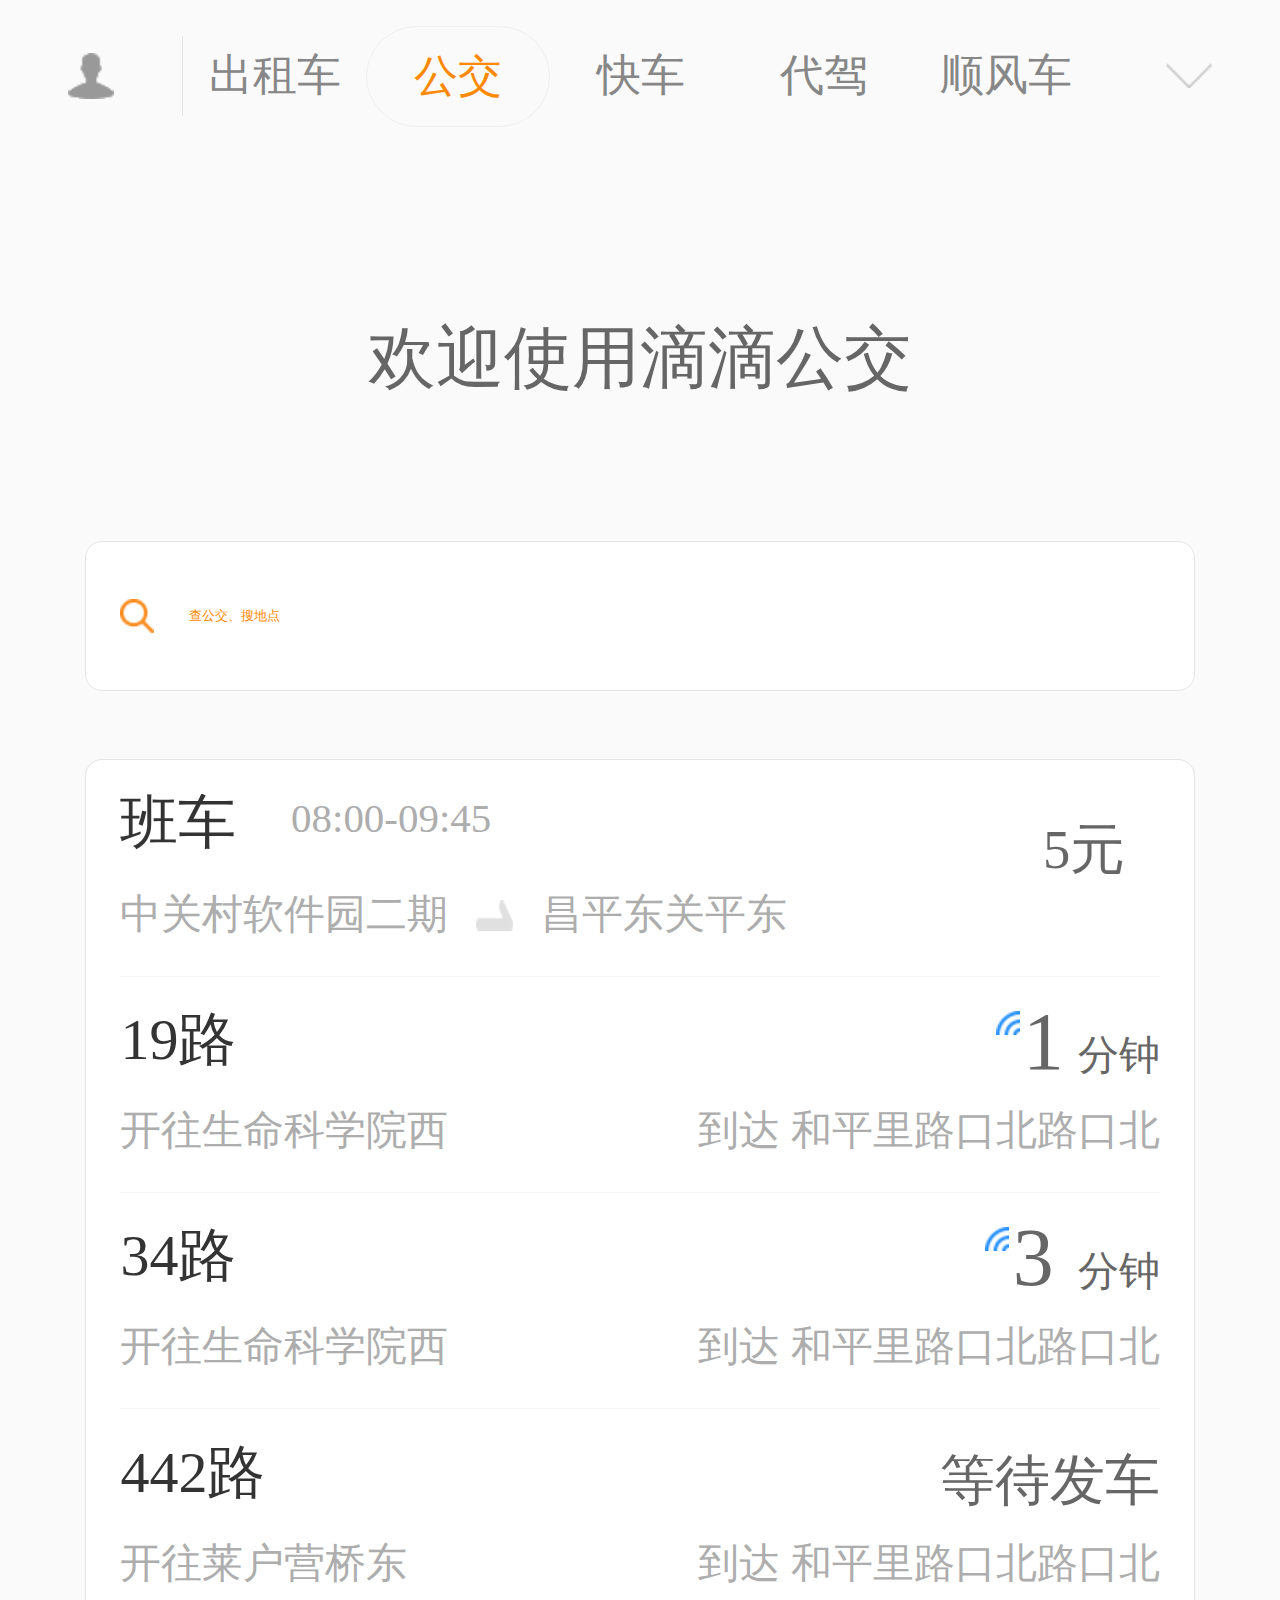
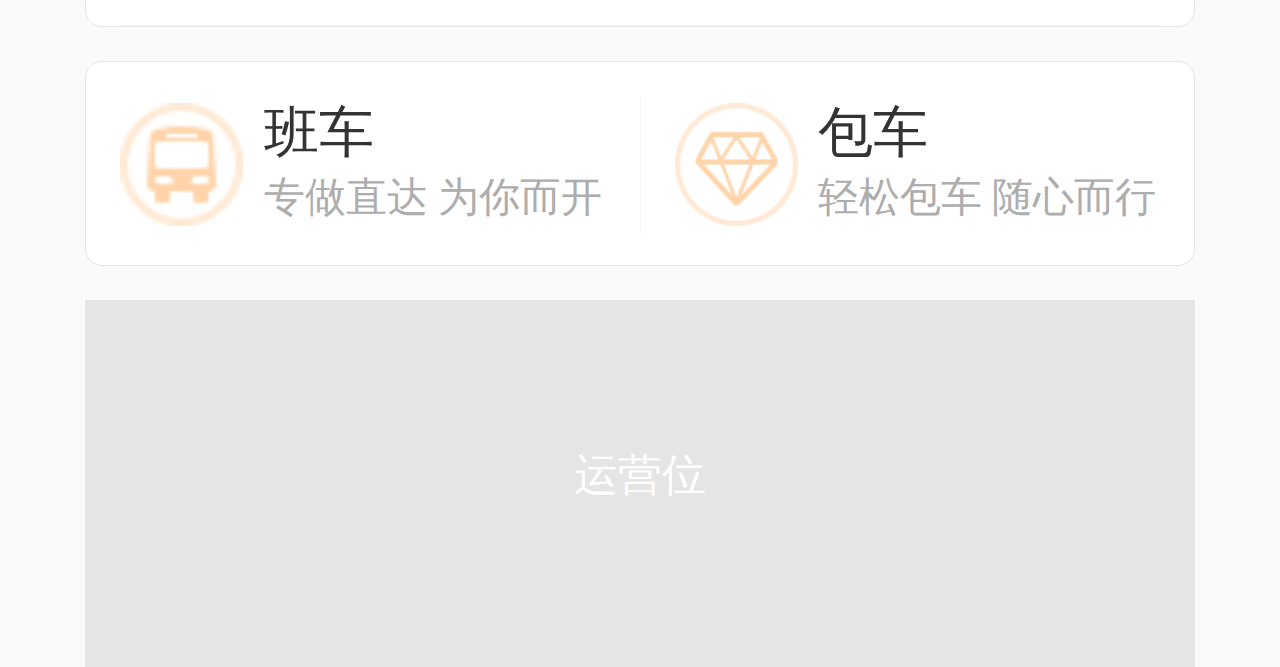
<file: index.html>
<!DOCTYPE html>
<html lang="en">
<head>
	<meta charset="UTF-8">
	<link rel="stylesheet" href="style.css">
	<meta name="viewport" content="initial-scale=1">
	<script src="font.js"></script>
	<title>Document</title>
</head>
<body>
	<div class="header">
		<ul>
			<li></li>
			<li>出租车</li>
			<li class="active">公交</li>
			<li>快车</li>
			<li>代驾</li>
			<li>顺风车</li>
			<li></li>
		</ul>
	</div>
	<h1>欢迎使用滴滴公交</h1>
	<div class="main">
		<input type="text" class="search" placeholder="查公交、搜地点">
		<ul class="carlist">
			<li>
				<div class="left">
					<div class="top">
						<span class="name">班车</span>
						<span class="time">08:00-09:45</span>
						<span class="price">5元</span>
					</div>
					<div class="bottom">
						<span class="text">中关村软件园二期</span>
						<img src="images/home_icon_arrow@3x.png" alt="">
						<span class="text">昌平东关平东</span>
					</div>
				</div>
				<div class="right"></div>
			</li>
			<li>
				<div class="left">
					<div class="top">
						<span class="name">19路</span>
						<span class="minutes"><span>1</span>分钟<img src="images/signal.gif" alt="" class="signal"></span>
					</div>
					<div class="bottom">
						<span class="text">开往生命科学院西</span>
						<span class="text_r">到达 和平里路口北路口北</span>
					</div>
				</div>
				<div class="right"></div>
			</li>
			<li>
				<div class="left">
					<div class="top">
						<span class="name">34路</span>
						<span class="minutes">
							<span>3</span>
							分钟
							<img src="images/signal.gif" alt="" class="signal">
						</span>

					</div>
					<div class="bottom">
						<span class="text">开往生命科学院西</span>
						<span class="text_r">到达 和平里路口北路口北</span>
					</div>
				</div>
				<div class="right"></div>
			</li>
			<li>
				<div class="left">
					<div class="top">
						<span class="name">442路</span>
						<span class="wait">等待发车</span>
					</div>
					<div class="bottom">
						<span class="text">开往莱户营桥东</span>
						<span class="text_r">到达 和平里路口北路口北</span>
					</div>
				</div>
				<div class="right"></div>
			</li>
		</ul>
		<ul class="menu">
			<li>
				<p>班车</p>
				<span>专做直达 为你而开</span>
			</li>
			<li>
				<p>包车</p>
				<span>轻松包车 随心而行</span>
			</li>
		</ul>
		<div class="footer">
			运营位
		</div>
	</div>
	
</body>
</html>
</file>
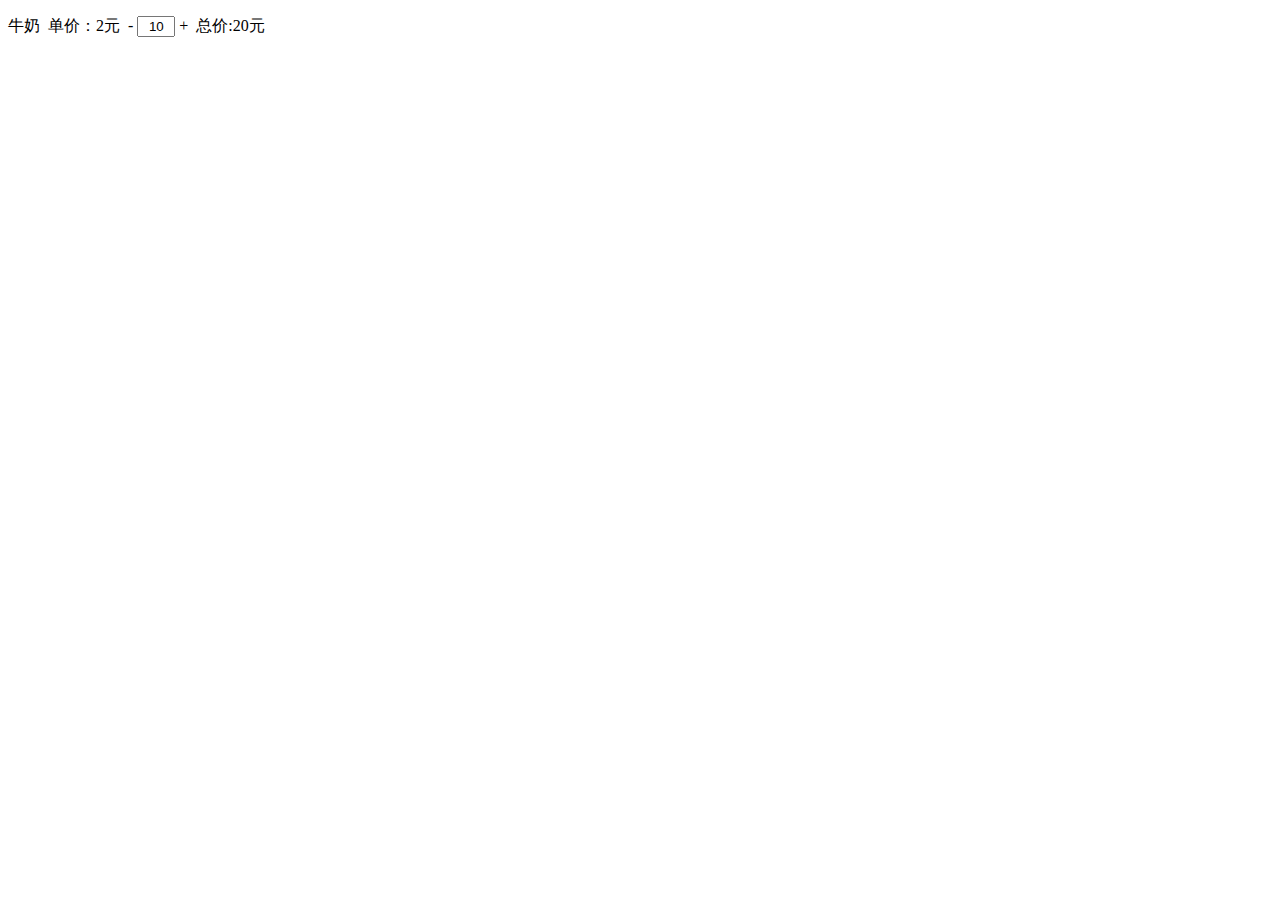
<file: shopping.html>
<!DOCTYPE html>
<html lang="en">
<head>
	<meta charset="UTF-8">
	<title>购物车</title>
	<style>
		input{
			width: 30px;
			text-align: center;
		}
	</style>
	<script src="jquery-1.11.1.min.js"></script>
</head>
<body>
	<p>
		<span class="good_name">牛奶</span>&nbsp;
		单价：<span class="price">2元</span>&nbsp;
		<span class="minus">- </span><input type="text" value="10"><span class="plus"> +</span>&nbsp;
		总价:<span class="total"></span>元
	</p>
</body>
<script>
	//计算总金额
	total()
	//点击按钮
	$(".minus").click(function(){
		minus();
		total();
	})
	$(".plus").click(function(){
		plus();
		total();
	})
	function minus(){
		var minus=$("input").val();
		minus-=1;
		if(minus<=0){
			minus=0;
		}
		$("input").val(minus);
	}
	function plus(){
		var plus=Number($("input").val());
		plus+=1;
		$("input").val(plus);
	}
	function total(){
		$(".total").html(parseInt($(".price").html())*$("input").val())
	}
</script>
</html>
</file>
<file: style.css>
html,body{
	height: 100%;
	width: 100%;
	font-size: 0.26rem;
	color: #878787;
	font-family: "微软雅黑";
	background:#FAFAFA;
}

html, body, ul, li, ol, dl, dd, dt, p, h1, h2, h3, h4, h5, h6, form, fieldset, legend, img {
 margin:0; padding:0; 
}

ul li{
	list-style:none;
}

.header{
	width: 100%;
	height: 0.88rem;
}
.header ul{
	height: 100%;
	width: 100%;
	display: flex;
	padding: 0.15rem 0;
	box-sizing: border-box;
}
.header li{
	line-height: 0.58rem;
	flex: 1;
	text-align: center;
	height: 0.58rem;

}
.header li:nth-child(1){
	width: 0.86rem;
	height: 0.47rem;
	background: url(images/person.png) no-repeat center;
	background-size: 0.27rem 0.27rem;
	margin-top: 0.06rem;
	border-right: 0.01rem solid #E5E5E5;
}
.header li:last-child{
	width: 0.87rem;
	background: url(images/arrow.png) no-repeat center;
	background-size: 0.28rem 0.15rem;
}
.header li.active{
	color: #FF8901;
	border: 0.01rem solid #EFEFEF;
	border-radius: 0.58rem;

}
h1{
	font-size: 0.4rem;
	font-weight: normal;
	text-align: center;
	padding-top: 0.95rem;
	margin-bottom: 0.8rem;
	color: #666666;
}
.main{
	width: 6.5rem;
	margin:0 auto;
}
.search{
	height: 0.88rem;
	width: 100%;
	background: #ffffff;
	border: 0.01rem solid #e5e5e5;
	border-radius: 0.1rem;
	background: url(images/home_icon_search@2x.png) #ffffff no-repeat 0.2rem center;
	background-size: 0.2rem 0.2rem;
	line-height: 0.88rem;
	padding-left: 0.6rem;
	box-sizing: border-box;
	color: #FF8901;
	margin-bottom: 0.4rem;
	outline: none;
}
.search::-webkit-input-placeholder{
	color: #FF8901;
}
.carlist{
	padding:0 0.2rem;
	background: #ffffff;
	border: 0.01rem solid #e5e5e5;
	border-radius: 0.1rem;
	margin-bottom: 0.2rem;
}
.carlist li{
	width: 100%;
	border-bottom:0.01rem solid #F5F5F5;
	box-sizing: border-box;
	padding: 0.2rem 0;
	display: flex;
}
.left{
	width: 100%;
}
.top{
	height: 0.34rem;
	width: 100%;
	overflow: hidden;
	padding-bottom:0.2rem;
	position: relative;
}
.name{
	font-size: 0.34rem;
	float: left;
	margin-right: 0.32rem;
	line-height: 0.34rem;
	color: #333333;
}
.time{
	font-size:0.24rem;
	color: #adadad;
	float: left;
}
.price{
	font-size: 0.32rem;
	color: #666666;
	position: absolute;
	right: 0.2rem;
	bottom: 0;
}
.text{
	font-size:0.24rem;
	color: #adadad;
	float: left;
	margin-right: 0.16rem;
}
.bottom img{
	float: left;
	width: 0.22rem;
	height: 0.18rem;
	margin-right: 0.16rem;
	margin-top: 0.08rem;
}
.text_r{
	font-size:0.24rem;
	color: #adadad;
	float: right;
}
.minutes{
	line-height: 0.36rem;
	float: right;
	color: #666666;
	font-size:0.24rem;
	position: relative;
}
.wait{
	float: right;
	color: #666666;
	font-size: 0.32rem;
}
.minutes span{
	font-size: 0.48rem;
	display: inline-block;
	margin-right: 0.08rem;
}
.signal{
	position: absolute;
	left: -0.16rem;
	top: 0;
	width: 0.14rem;
	height: 0.14rem;
}
.menu{
	box-sizing: border-box;
	height: 1.2rem;
	padding:0.2rem 0;
	border: 0.01rem solid #e5e5e5;
	border-radius: 0.1rem;
	background: #ffffff;
	display: flex;
}
.menu li{
	flex: 1;
	height: 0.8rem;
	box-sizing: border-box;
	padding-left: 0.84rem;
	margin-left: 0.2rem;
	background: url(images/diamond@2x.png) no-repeat left center;
	background-size: 0.72rem 0.72rem;
}
.menu li:first-child{
	border-right: 0.01rem solid #F5F5F5;
	background: url(images/busnew@2x.png) no-repeat left center;
	background-size: 0.72rem 0.72rem;

}
.menu p{
	font-size: 0.32rem;
	color: #333333;
}
.menu span{
	font-size: 0.24rem;
	color: #adadad;
}

.footer{
	margin-top: 0.2rem;
	width: 100%;
	height: 1.3rem;
	background:#E5E5E5;
	text-align: center;
	font-size: 0.26rem;
	color: #ffffff;
	padding-top: 0.85rem;
}
</file>
